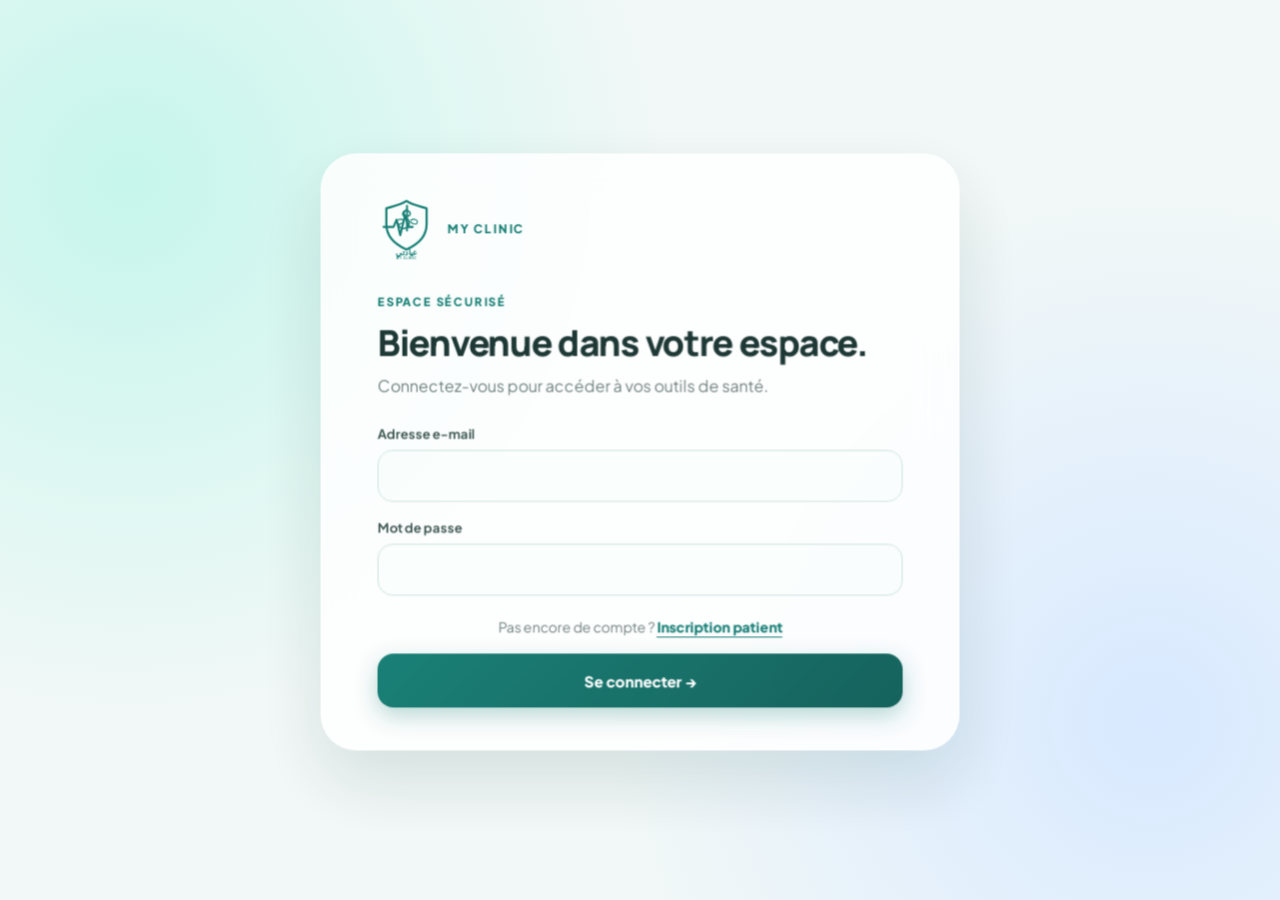
<file: MediAssist-AI-master/frontend/index.html>
<!doctype html>
<html lang="fr"><head><meta charset="UTF-8"><meta name="viewport" content="width=device-width,initial-scale=1"><meta http-equiv="refresh" content="0; url=auth.html"><title>MY CLINIC</title></head><body><p>Redirection vers la connexion…</p></body></html>
</file>
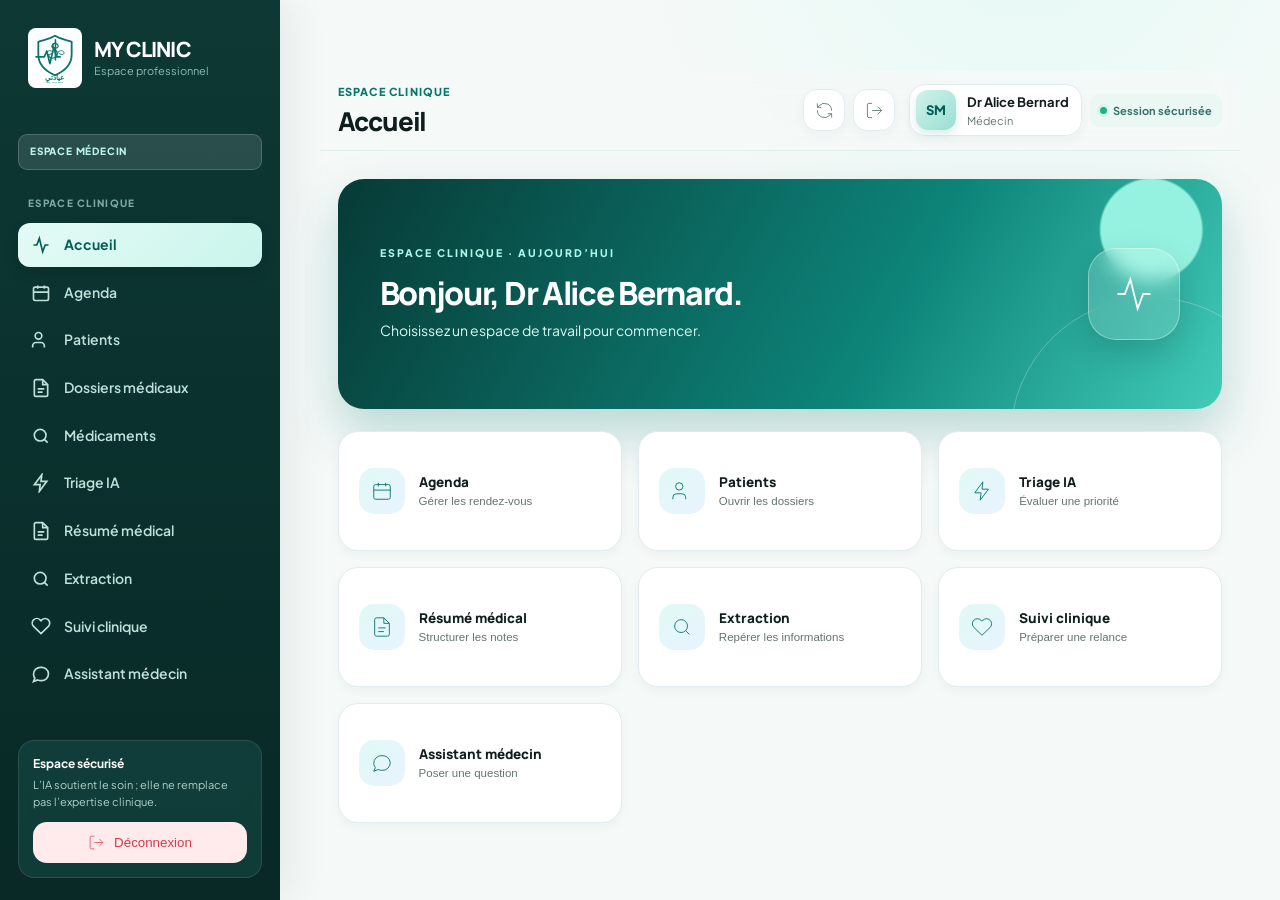
<file: MediAssist-AI-master/frontend/app.html>
<!doctype html>
<html lang="fr">
<head>
  <meta charset="UTF-8">
  <meta name="viewport" content="width=device-width,initial-scale=1">
  <meta name="theme-color" content="#0f766e">
  <title>MY CLINIC — Espace de soins</title>
  <link rel="stylesheet" href="styles.css">
</head>
<body>
  <div id="app"></div>
  <script src="app.js?v=20260912-4"></script>
  <script src="summary-enhancements.js"></script>
  <script src="patient-portal.js"></script>
  <script src="assistant-experience.js?v=1"></script>
  <script src="medication-search.js?v=1"></script>
  <script src="medical-records.js?v=1"></script>
  <script src="doctor-agenda.js?v=1"></script>
</body>
</html>
</file>
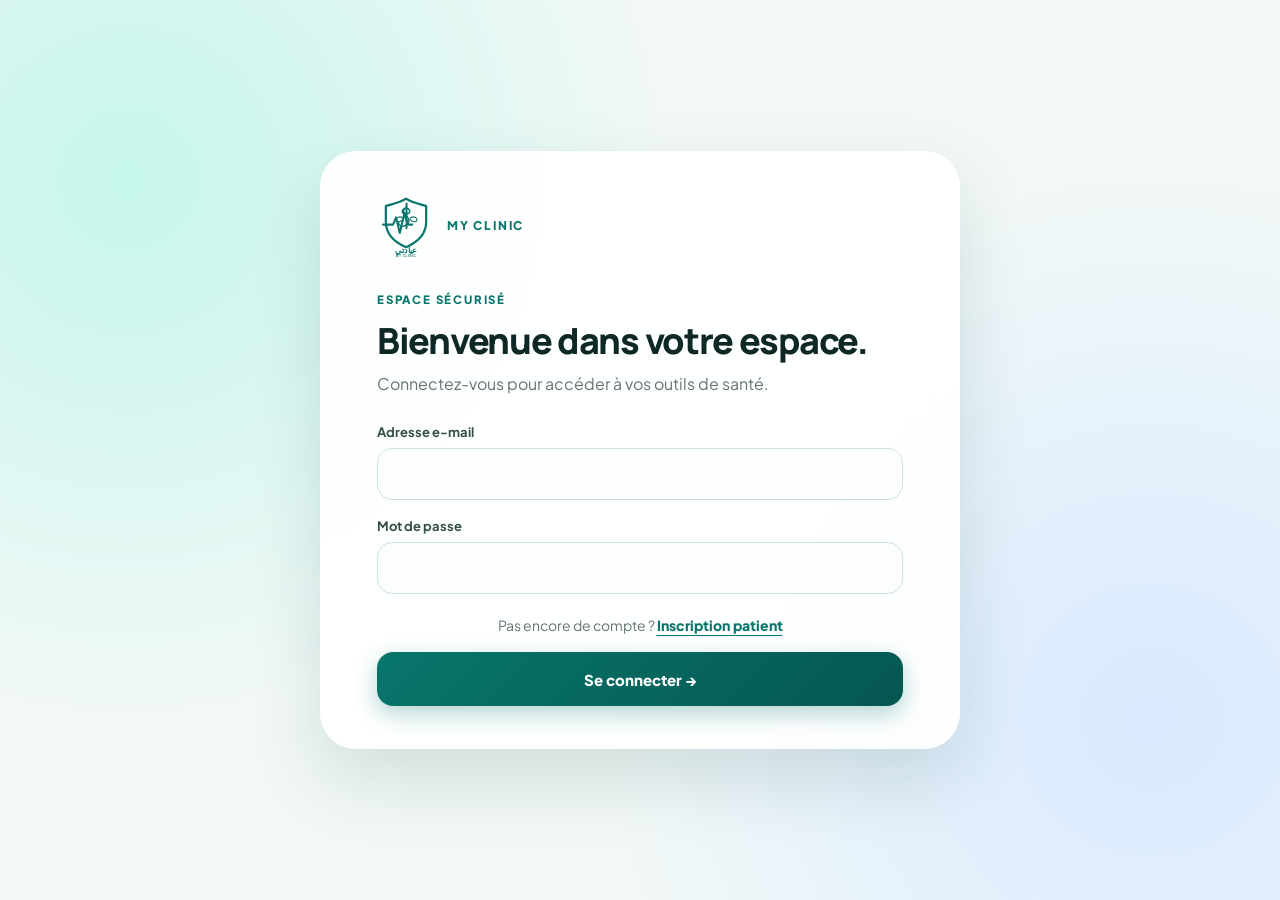
<file: MediAssist-AI-master/frontend/auth.html>
<!doctype html>
<html lang="fr">
<head>
  <meta charset="utf-8">
  <meta name="viewport" content="width=device-width,initial-scale=1">
  <title>MY CLINIC — Inscription et connexion</title>
  <style>
    @import url('https://fonts.googleapis.com/css2?family=Plus+Jakarta+Sans:wght@400;500;600;700;800&family=Manrope:wght@700;800&display=swap');
    *{box-sizing:border-box}
    body{margin:0;min-height:100vh;display:grid;place-items:center;padding:24px;background:radial-gradient(circle at 10% 20%,#c6f6ec 0%,transparent 40%),radial-gradient(circle at 90% 80%,#d8e9ff 0%,transparent 40%),#f2f8f7;color:#0d2825;font-family:'Plus Jakarta Sans',sans-serif}
    .auth-card{width:min(640px,100%);padding:42px 56px;border:1px solid rgba(255,255,255,0.8);border-radius:36px;background:rgba(255,255,255,0.92);backdrop-filter:blur(20px);box-shadow:0 30px 70px rgba(12,68,61,0.14);animation:authRise 0.55s cubic-bezier(0.16,1,0.3,1) both}
    @keyframes authRise{from{opacity:0;transform:translateY(24px) scale(0.98)}to{opacity:1;transform:translateY(0) scale(1)}}
    .brand{display:flex;align-items:center;gap:12px;color:#08766c;font-size:12px;letter-spacing:1.8px;font-weight:800}
    .brand-mark{width:58px;height:64px;object-fit:contain;transition:transform 0.3s ease}
    .brand-mark:hover{transform:scale(1.06)}
    .eyebrow{display:block;margin-top:34px;color:#08766c;font-size:11.5px;letter-spacing:1.8px;font-weight:800}
    .auth-card h1{font:800 36px/1.2 Manrope;margin:12px 0 10px;letter-spacing:-1.3px}
    .auth-card>p{font-size:16px;color:#647573;margin:0 0 28px;line-height:1.5}
    .form{display:grid;gap:18px}
    .field label{display:block;font-weight:700;margin-bottom:8px;font-size:13px;color:#354d49}
    .field input,.field select{width:100%;height:52px;padding:13px 16px;border:1px solid #cce2de;border-radius:15px;background:#fbfefd;font:15px inherit;outline:none;transition:all 0.25s ease}
    .field input:focus,.field select:focus{border-color:#08766c;box-shadow:0 0 0 4px rgba(8,118,108,0.15);background:#ffffff}
    .submit{height:54px;border:0;border-radius:16px;background:linear-gradient(135deg,#08766c 0%,#055750 100%);color:#fff;font:800 15px 'Plus Jakarta Sans';cursor:pointer;box-shadow:0 8px 22px rgba(8,118,108,0.3);transition:all 0.28s ease}
    .submit:hover{transform:translateY(-2px);box-shadow:0 12px 28px rgba(8,118,108,0.4);background:linear-gradient(135deg,#0a877c 0%,#06675e 100%)}
    .submit:active{transform:translateY(0)}
    .account-switch{margin:4px 0 0;text-align:center;color:#647573;font-size:14px}
    .account-switch button{padding:0;border:0;background:transparent;color:#08766c;font:800 14px 'Plus Jakarta Sans';cursor:pointer;text-decoration:underline;text-underline-offset:4px;transition:color 0.2s ease}
    .account-switch button:hover{color:#05524b}
    .register-grid{display:grid;grid-template-columns:1fr 1fr;gap:14px}
    .register-grid .wide{grid-column:1/-1}
    .consent{display:flex;gap:10px;align-items:flex-start;color:#4f6763;font-size:12px;line-height:1.45}
    .consent input{margin-top:3px;accent-color:#08766c}
    .notice{margin-top:16px;padding:14px 16px;border-radius:14px;background:#e1f7f3;color:#0b685c;font-size:13.5px;box-shadow:0 4px 14px rgba(11,104,92,0.08);animation:authRise 0.3s ease}
    .notice.error{background:#fff0f1;color:#a42b3e}
    .hidden{display:none}
    @media(max-width:560px){.auth-card{padding:32px 24px;border-radius:28px}.auth-card h1{font-size:29px}.register-grid{grid-template-columns:1fr}.register-grid .wide{grid-column:auto}}
  </style>
</head>
<body>
  <main class="auth-card">
    <div class="brand"><img class="brand-mark" src="assets/my-clinic-logo.svg" alt="Logo MY CLINIC"> MY CLINIC</div>
    <span class="eyebrow" id="mode-label">ESPACE SÉCURISÉ</span>
    <h1 id="title">Bienvenue dans votre espace.</h1>
    <p id="subtitle">Connectez-vous pour accéder à vos outils de santé.</p>
    <form class="form" id="auth-form">
      <div class="register-only hidden register-grid">
        <div class="field"><label for="firstName">Prénom</label><input id="firstName" name="firstName" autocomplete="given-name"></div>
        <div class="field"><label for="lastName">Nom</label><input id="lastName" name="lastName" autocomplete="family-name"></div>
        <div class="field"><label for="birthDate">Date de naissance</label><input id="birthDate" name="birthDate" type="date"></div>
        <div class="field"><label for="gender">Sexe</label><select id="gender" name="gender"><option value="">Sélectionner</option><option value="FEMALE">Femme</option><option value="MALE">Homme</option></select></div>
        <div class="field"><label for="phone">Téléphone</label><input id="phone" name="phone" type="tel" autocomplete="tel"></div>
        <div class="field"><label for="emergencyContact">Contact d’urgence</label><input id="emergencyContact" name="emergencyContact" placeholder="Nom et téléphone"></div>
        <div class="field wide"><label for="address">Adresse</label><input id="address" name="address" autocomplete="street-address"></div>
        <label class="consent wide"><input id="consent" name="consent" type="checkbox"> <span>J’accepte la création de mon dossier patient et le traitement de ces données pour mon suivi de soins.</span></label>
      </div>
      <div class="field"><label for="email">Adresse e-mail</label><input id="email" name="email" type="email" autocomplete="email" required></div>
      <div class="field"><label for="password">Mot de passe</label><input id="password" name="password" type="password" minlength="8" autocomplete="current-password" required></div>
      <p class="account-switch" id="account-switch">Pas encore de compte ? <button type="button" id="switch-button">Inscription patient</button></p>
      <button class="submit" id="submit" type="submit">Se connecter →</button>
    </form>
    <div id="result" aria-live="polite"></div>
  </main>
  <script src="auth.js"></script>
</body>
</html>
</file>
<file: MediAssist-AI-master/frontend/styles.css>
@import url('https://fonts.googleapis.com/css2?family=Plus+Jakarta+Sans:wght@400;500;600;700;800&family=Manrope:wght@600;700;800&display=swap');

:root {
  --ink: #0f1e1c;
  --muted: #647472;
  --paper: #ffffff;
  --canvas: #f2f7f6;
  --line: #e1ebf0;
  --teal: #08766c;
  --teal-dark: #055049;
  --teal-light: #44cbbd;
  --mint: #e2f8f4;
  --blue: #ebf3ff;
  --coral: #fff1ef;
  --amber: #fff7e5;
  --danger: #d93848;
  --shadow-sm: 0 4px 12px rgba(12, 45, 42, 0.04);
  --shadow-md: 0 10px 28px rgba(12, 45, 42, 0.07);
  --shadow-lg: 0 20px 48px rgba(10, 52, 48, 0.12);
  --radius: 20px;
  --radius-sm: 12px;
  --transition: all 0.28s cubic-bezier(0.16, 1, 0.3, 1);
}

* {
  box-sizing: border-box;
  scroll-behavior: smooth;
}

::-webkit-scrollbar {
  width: 7px;
  height: 7px;
}
::-webkit-scrollbar-track {
  background: transparent;
}
::-webkit-scrollbar-thumb {
  background: #c2ded9;
  border-radius: 10px;
}
::-webkit-scrollbar-thumb:hover {
  background: #08766c;
}

body {
  margin: 0;
  background: var(--canvas);
  color: var(--ink);
  font: 14px/1.55 'Plus Jakarta Sans', 'DM Sans', sans-serif;
  -webkit-font-smoothing: antialiased;
}

.app {
  min-height: 100vh;
  display: grid;
  grid-template-columns: 280px 1fr;
}

.sidebar {
  background: linear-gradient(180deg, #0d3834 0%, #082926 100%);
  color: #d1e7e3;
  padding: 28px 18px 22px;
  display: flex;
  flex-direction: column;
  position: sticky;
  top: 0;
  height: 100vh;
  box-shadow: 4px 0 24px rgba(0, 0, 0, 0.06);
  z-index: 10;
}

.brand {
  display: flex;
  align-items: center;
  gap: 12px;
  padding: 0 10px 28px;
  color: #fff;
}

.brand-mark {
  width: 42px;
  height: 42px;
  background: linear-gradient(135deg, #64edd9 0%, #20b8a4 100%);
  border-radius: 14px;
  color: #043632;
  display: grid;
  place-items: center;
  box-shadow: 0 6px 16px rgba(32, 184, 164, 0.35);
  transition: var(--transition);
}
.brand-mark:hover {
  transform: rotate(6deg) scale(1.05);
}

.brand-logo {
  width: 54px;
  height: 60px;
  flex: 0 0 auto;
  object-fit: contain;
  background: #fff;
  border-radius: 8px;
  padding: 3px;
}

.brand h1 {
  font: 800 21px/1.2 Manrope;
  margin: 0;
  letter-spacing: -0.8px;
}
.brand small {
  font-size: 11px;
  color: #8bbcb3;
  display: block;
}

.workspace {
  font-size: 10px;
  letter-spacing: 1.5px;
  font-weight: 800;
  color: #79a69f;
  margin: 0 10px 10px;
  text-transform: uppercase;
}

.role-switch {
  display: grid;
  grid-template-columns: 1fr 1fr;
  gap: 4px;
  background: rgba(25, 81, 76, 0.7);
  padding: 5px;
  border-radius: 14px;
  margin: 0 4px 28px;
  backdrop-filter: blur(8px);
  border: 1px solid rgba(255, 255, 255, 0.08);
}
.role-switch button {
  border: 0;
  background: transparent;
  color: #9cbdb6;
  padding: 9px 6px;
  border-radius: 10px;
  font: 700 12px inherit;
  cursor: pointer;
  transition: var(--transition);
}
.role-switch button.active {
  background: #ffffff;
  color: #0b5e54;
  box-shadow: 0 4px 12px rgba(0, 0, 0, 0.12);
}

.nav {
  display: grid;
  gap: 4px;
}
.nav-label {
  font-size: 10px;
  letter-spacing: 1.3px;
  font-weight: 800;
  color: #7ba8a1;
  margin: 18px 10px 8px;
  text-transform: uppercase;
}
.nav-link {
  display: flex;
  align-items: center;
  gap: 13px;
  color: #bfe0d9;
  text-decoration: none;
  padding: 11px 13px;
  border-radius: 12px;
  font-weight: 600;
  transition: var(--transition);
  position: relative;
}
.nav-link:hover {
  background: rgba(255, 255, 255, 0.08);
  color: #ffffff;
  transform: translateX(4px);
}
.nav-link.active {
  background: linear-gradient(135deg, #e4faf5 0%, #c9f5ec 100%);
  color: #065e55;
  font-weight: 700;
  box-shadow: 0 6px 16px rgba(0, 0, 0, 0.08);
}
.nav-link svg {
  width: 20px;
  height: 20px;
  stroke-width: 2;
  transition: var(--transition);
}
.nav-link:hover svg {
  transform: scale(1.1);
}

.nav-footer {
  margin-top: auto;
  background: rgba(23, 74, 69, 0.6);
  border: 1px solid rgba(255, 255, 255, 0.1);
  border-radius: 16px;
  padding: 14px;
  color: #b0cfca;
  font-size: 11px;
  line-height: 1.5;
  backdrop-filter: blur(6px);
}
.nav-footer strong {
  color: #fff;
  display: block;
  font-size: 12px;
  margin-bottom: 4px;
}

.content {
  padding: 32px clamp(24px, 4.5vw, 68px);
  max-width: 1600px;
  width: 100%;
  margin: auto;
}

.topbar {
  display: flex;
  align-items: center;
  justify-content: space-between;
  margin-bottom: 30px;
}
.breadcrumb {
  color: var(--teal);
  font-size: 11px;
  letter-spacing: 1.2px;
  font-weight: 800;
  text-transform: uppercase;
  margin-bottom: 6px;
}
.topbar h2 {
  font: 800 30px/1.2 Manrope;
  margin: 0;
  letter-spacing: -1.2px;
}
.top-actions {
  display: flex;
  align-items: center;
  gap: 12px;
}

.icon-button {
  width: 42px;
  height: 42px;
  display: grid;
  place-items: center;
  border: 1px solid var(--line);
  border-radius: 14px;
  background: var(--paper);
  color: #4f6864;
  cursor: pointer;
  transition: var(--transition);
  box-shadow: var(--shadow-sm);
}
.icon-button:hover {
  background: #f0faf8;
  border-color: #a4ded5;
  color: var(--teal);
  transform: translateY(-2px);
  box-shadow: var(--shadow-md);
}
.icon-button svg {
  width: 19px;
  height: 19px;
}

.profile {
  display: flex;
  align-items: center;
  gap: 11px;
  margin-left: 6px;
  padding: 5px 12px 5px 6px;
  background: var(--paper);
  border: 1px solid var(--line);
  border-radius: 16px;
  box-shadow: var(--shadow-sm);
}
.avatar {
  display: grid;
  place-items: center;
  width: 40px;
  height: 40px;
  border-radius: 12px;
  background: linear-gradient(135deg, #d1f2eb 0%, #99ded2 100%);
  color: #055e54;
  font-size: 13px;
  font-weight: 800;
  box-shadow: 0 4px 10px rgba(8, 118, 108, 0.15);
}
.profile b, .profile span {
  display: block;
}
.profile b {
  font-size: 13px;
}
.profile span {
  font-size: 11px;
  color: var(--muted);
}

.page-intro {
  display: flex;
  justify-content: space-between;
  align-items: flex-end;
  margin-bottom: 24px;
}
.page-intro h3 {
  font: 800 24px/1.2 Manrope;
  letter-spacing: -0.8px;
  margin: 0 0 6px;
}
.page-intro p {
  color: var(--muted);
  margin: 0;
  font-size: 14px;
}

.button {
  border: 0;
  border-radius: 14px;
  padding: 12px 18px;
  background: linear-gradient(135deg, #08766c 0%, #055a52 100%);
  color: #fff;
  font: 700 13.5px inherit;
  cursor: pointer;
  display: inline-flex;
  align-items: center;
  gap: 9px;
  transition: var(--transition);
  box-shadow: 0 6px 18px rgba(8, 118, 108, 0.25);
  position: relative;
  overflow: hidden;
}
.button:hover {
  transform: translateY(-2px);
  box-shadow: 0 10px 24px rgba(8, 118, 108, 0.35);
  background: linear-gradient(135deg, #0a897e 0%, #06695f 100%);
}
.button:active {
  transform: translateY(0);
}
.button svg {
  width: 17px;
  height: 17px;
}
.button.soft {
  background: var(--mint);
  color: #08766c;
  box-shadow: none;
}
.button.soft:hover {
  background: #cbf5ed;
  color: var(--teal-dark);
}
.button.white {
  background: #fff;
  color: var(--teal);
  border: 1px solid #c8eae4;
  box-shadow: var(--shadow-sm);
}
.button.white:hover {
  background: #f4fcfa;
  border-color: #8ed8cc;
}
.button.danger {
  background: #ffebeb;
  color: var(--danger);
  box-shadow: none;
}

.stats {
  display: grid;
  grid-template-columns: repeat(4, 1fr);
  gap: 18px;
  margin-bottom: 24px;
}
.stat, .card {
  background: var(--paper);
  border: 1px solid var(--line);
  border-radius: var(--radius);
  box-shadow: var(--shadow-sm);
  transition: var(--transition);
}
.stat:hover, .card:hover {
  box-shadow: var(--shadow-md);
}
.stat {
  padding: 20px;
  display: flex;
  gap: 15px;
  align-items: flex-start;
}
.stat-icon {
  width: 46px;
  height: 46px;
  display: grid;
  place-items: center;
  border-radius: 14px;
  background: var(--mint);
  color: var(--teal);
  box-shadow: 0 4px 12px rgba(8, 118, 108, 0.12);
}
.stat-icon.blue {
  background: var(--blue);
  color: #3b74b8;
}
.stat-icon.amber {
  background: var(--amber);
  color: #b88015;
}
.stat-icon.coral {
  background: var(--coral);
  color: #d15d48;
}
.stat-icon svg {
  width: 22px;
  height: 22px;
}
.stat label {
  color: var(--muted);
  font-size: 12px;
  font-weight: 600;
}
.stat strong {
  display: block;
  font: 800 26px/1.1 Manrope;
  letter-spacing: -1px;
  margin: 4px 0 2px;
}
.stat small {
  font-size: 11px;
  color: #1f8a79;
  font-weight: 600;
}

.grid {
  display: grid;
  grid-template-columns: 1.15fr 0.85fr;
  gap: 22px;
}
.card {
  padding: 22px;
}
.card-head {
  display: flex;
  justify-content: space-between;
  align-items: center;
  margin-bottom: 18px;
}
.card-head h4 {
  font: 800 17px/1.2 Manrope;
  margin: 0;
  letter-spacing: -0.4px;
}
.card-head a {
  color: var(--teal);
  font-size: 12px;
  font-weight: 700;
  cursor: pointer;
  text-decoration: none;
  transition: var(--transition);
}
.card-head a:hover {
  color: var(--teal-dark);
  text-decoration: underline;
}

.patient-row, .appointment-row {
  display: flex;
  gap: 13px;
  align-items: center;
  padding: 14px 0;
  border-top: 1px solid #eef4f3;
  transition: var(--transition);
}
.patient-row:first-of-type, .appointment-row:first-of-type {
  border-top: 0;
}
.patient-row:hover, .appointment-row:hover {
  background: #f7fcfa;
  border-radius: 10px;
  padding-left: 8px;
  padding-right: 8px;
}
.person-avatar {
  width: 40px;
  height: 40px;
  border-radius: 13px;
  display: grid;
  place-items: center;
  background: linear-gradient(135deg, #e8f7f4 0%, #c9efe7 100%);
  color: #1a7a6f;
  font-weight: 800;
  font-size: 13px;
}
.row-main {
  flex: 1;
  min-width: 0;
}
.row-main b {
  display: block;
  font-size: 13.5px;
}
.row-main span {
  display: block;
  color: var(--muted);
  font-size: 12px;
  margin-top: 3px;
  white-space: nowrap;
  overflow: hidden;
  text-overflow: ellipsis;
}
.tag {
  font-size: 10.5px;
  border-radius: 20px;
  padding: 5px 10px;
  font-weight: 700;
  text-transform: uppercase;
  letter-spacing: 0.5px;
}
.tag.high, .tag.critical {
  color: #b83042;
  background: #ffeded;
}
.tag.medium {
  color: #a86b0a;
  background: #fff5e0;
}
.tag.low, .tag.success {
  color: #117866;
  background: #e2f7f1;
}

.schedule-time {
  font: 800 13px Manrope;
  color: var(--teal);
  min-width: 42px;
}

.quick-actions {
  display: grid;
  grid-template-columns: repeat(2, 1fr);
  gap: 12px;
}
.quick-action {
  border: 1px solid var(--line);
  background: #ffffff;
  border-radius: 15px;
  padding: 15px;
  text-align: left;
  cursor: pointer;
  color: var(--ink);
  transition: var(--transition);
  box-shadow: var(--shadow-sm);
}
.quick-action:hover {
  border-color: #8ed5c9;
  background: #f4fcfa;
  transform: translateY(-3px);
  box-shadow: var(--shadow-md);
}
.quick-action svg {
  width: 20px;
  height: 20px;
  color: var(--teal);
}
.quick-action b {
  display: block;
  font-size: 13px;
  margin-top: 10px;
}
.quick-action span {
  display: block;
  color: var(--muted);
  font-size: 11px;
  margin-top: 3px;
}

.toolbar {
  display: flex;
  gap: 12px;
  margin-bottom: 20px;
}
.search {
  flex: 1;
  max-width: 420px;
  position: relative;
}
.search svg {
  position: absolute;
  width: 18px;
  left: 14px;
  top: 13px;
  color: #819894;
}
.search input, input, textarea, select {
  width: 100%;
  border: 1px solid #d5e5e2;
  border-radius: 13px;
  padding: 12px 15px;
  background: #ffffff;
  color: var(--ink);
  font: 14px/1.5 inherit;
  outline: none;
  transition: var(--transition);
}
.search input {
  padding-left: 42px;
}
.search input:focus, input:focus, textarea:focus, select:focus {
  border-color: var(--teal);
  box-shadow: 0 0 0 4px rgba(8, 118, 108, 0.14);
}

.table-card {
  padding: 0;
  overflow: hidden;
}
.table {
  width: 100%;
  border-collapse: collapse;
}
.table th {
  text-align: left;
  background: #f6faf9;
  color: #6e8783;
  font-size: 10.5px;
  letter-spacing: 1.1px;
  text-transform: uppercase;
  padding: 14px 20px;
  font-weight: 800;
}
.table td {
  padding: 15px 20px;
  border-top: 1px solid #eef4f3;
  font-size: 13.5px;
}
.patient-name {
  display: flex;
  align-items: center;
  gap: 12px;
}
.patient-name .person-avatar {
  width: 35px;
  height: 35px;
  border-radius: 11px;
}
.muted {
  color: var(--muted);
}

.split {
  display: grid;
  grid-template-columns: 1fr 0.8fr;
  gap: 22px;
}
.form-group {
  margin-bottom: 16px;
}
.form-group label {
  display: block;
  font-size: 12px;
  font-weight: 700;
  margin: 0 0 7px;
  color: #3b5450;
}
.form-grid {
  display: grid;
  grid-template-columns: 1fr 1fr;
  gap: 0 14px;
}
.form-grid .wide {
  grid-column: 1 / -1;
}
textarea {
  resize: vertical;
  min-height: 130px;
  line-height: 1.5;
}

.notice {
  padding: 14px 16px;
  border-radius: 13px;
  margin-top: 15px;
  white-space: pre-line;
  font-size: 13.5px;
  background: #ebf9f6;
  color: #0d685c;
  border: 1px solid #cbf0e8;
  box-shadow: var(--shadow-sm);
  animation: fadeIn 0.3s ease;
}
.notice.high, .notice.critical {
  background: #fff0f1;
  color: #a42c3e;
  border-color: #fcd5d9;
}
.notice.medium {
  background: #fff8e8;
  color: #966710;
  border-color: #f7e6c0;
}

.triage-hero {
  background: linear-gradient(135deg, #076e65 0%, #0c9185 60%, #15bcae 100%);
  padding: 28px 32px;
  border-radius: var(--radius);
  color: #fff;
  margin-bottom: 24px;
  position: relative;
  overflow: hidden;
  box-shadow: 0 16px 36px rgba(8, 118, 108, 0.22);
}
.triage-hero:after {
  content: '';
  position: absolute;
  width: 220px;
  height: 220px;
  border: 40px solid rgba(255, 255, 255, 0.12);
  border-radius: 50%;
  right: -60px;
  top: -90px;
}
.triage-hero h3 {
  font: 800 25px/1.2 Manrope;
  margin: 0 0 8px;
  letter-spacing: -0.6px;
}
.triage-hero p {
  max-width: 620px;
  margin: 0;
  color: #d6f7f2;
  line-height: 1.55;
}

.chat {
  height: 440px;
  overflow: auto;
  background: linear-gradient(180deg, #f7fbf9 0%, #f1f8f6 100%);
  border-radius: 16px;
  padding: 20px;
  border: 1px solid #e1eeeb;
  display: flex;
  flex-direction: column;
  gap: 12px;
}
.message {
  max-width: 80%;
  width: max-content;
  padding: 13px 16px;
  border-radius: 18px 18px 18px 4px;
  background: #ffffff;
  border: 1px solid #e3edea;
  margin-bottom: 4px;
  line-height: 1.5;
  font-size: 13.5px;
  box-shadow: 0 3px 10px rgba(0, 0, 0, 0.03);
  animation: messageSlideIn 0.28s cubic-bezier(0.16, 1, 0.3, 1) both;
}
.message.me {
  margin-left: auto;
  border-radius: 18px 18px 4px 18px;
  background: linear-gradient(135deg, #dcf6f1 0%, #c5f0e7 100%);
  border-color: #b2e6db;
  color: #054f47;
  font-weight: 500;
}
@keyframes messageSlideIn {
  from {
    opacity: 0;
    transform: translateY(10px) scale(0.98);
  }
  to {
    opacity: 1;
    transform: translateY(0) scale(1);
  }
}

.chat-form {
  display: flex;
  gap: 10px;
  margin-top: 14px;
}
.chat-form input {
  flex: 1;
}

/* Assistant conversation */
.chat:has(.assistant-message) {
  background: radial-gradient(circle at 90% 5%, #e1f8f3 0, transparent 24%), linear-gradient(180deg, #f9fcfb, #eff8f6);
  padding: 24px;
}
.message.me { display: grid; gap: 4px; }
.message.me small { color: #39756d; font-size: 10px; text-align: right; }
.assistant-message {
  display: flex;
  align-items: flex-start;
  gap: 11px;
  max-width: min(88%, 720px);
  padding: 15px 17px 13px 12px;
  border-color: #d7ebe6;
  box-shadow: 0 8px 24px rgba(9, 94, 82, .07);
}
.assistant-avatar {
  align-items: center;
  background: linear-gradient(145deg, #0d8275, #054f47);
  border-radius: 11px;
  color: #d7fff7;
  display: inline-flex;
  flex: 0 0 30px;
  font-size: 15px;
  font-weight: 800;
  height: 30px;
  justify-content: center;
  margin-top: 1px;
}
.assistant-message > div:last-child { min-width: 0; }
.assistant-message b { color: #075d54; display: block; font-size: 11px; letter-spacing: .05em; }
.assistant-message p { color: #173632; line-height: 1.7; margin: 9px 0; white-space: normal; }
.assistant-message p strong { color: #075d54; display: inline-block; font: 800 12px/1.35 Manrope, sans-serif; letter-spacing: .01em; margin: 10px 0 3px; }
.assistant-message p strong:first-child { margin-top: 0; }
.assistant-message small { color: #6b817d; display: block; font-size: 10px; }
.typing-dots { display: inline-flex; gap: 4px; margin: 9px 0 5px; }
.typing-dots i { animation: chatTyping 1.05s infinite ease-in-out; background: #24ad9c; border-radius: 50%; display: block; height: 6px; width: 6px; }
.typing-dots i:nth-child(2) { animation-delay: .15s; }
.typing-dots i:nth-child(3) { animation-delay: .3s; }
@keyframes chatTyping { 0%, 60%, 100% { opacity: .3; transform: translateY(0); } 30% { opacity: 1; transform: translateY(-4px); } }
.chat-form .button.is-loading { cursor: wait; opacity: .72; }
.error-message { border-color: #f3c4c9; background: #fff8f8; }
.error-message .assistant-avatar { background: #c53848; }

/* Medication catalogue */
.medication-result { margin-top: 20px; }
.medication-found { align-items: flex-start; background: #edfaf6; border: 1px solid #c6eee4; border-radius: 14px; display: flex; gap: 10px; margin-bottom: 12px; padding: 13px; }
.medication-found > span { align-items: center; background: #0d8275; border-radius: 50%; color: white; display: flex; font-weight: 800; height: 22px; justify-content: center; width: 22px; }
.medication-found b, .medication-found small { display: block; }
.medication-found small { color: var(--muted); font-size: 11px; line-height: 1.45; margin-top: 4px; }
.medication-card { background: #fff; border: 1px solid #dceae7; border-radius: 14px; margin-top: 10px; padding: 15px; }
.medication-card h5 { color: var(--ink); font: 800 15px Manrope, sans-serif; margin: 0 0 12px; }
.medication-card h5 span { color: var(--teal); font-size: 12px; margin-left: 5px; }
.medication-card dl { display: grid; gap: 10px; grid-template-columns: repeat(3, 1fr); margin: 0; }
.medication-card dt { color: var(--muted); font-size: 10px; margin-bottom: 3px; text-transform: uppercase; }
.medication-card dd { color: var(--ink); font-size: 12px; margin: 0; }
@media (max-width: 700px) { .medication-card dl { grid-template-columns: 1fr; } }
.record-history { margin-top: 20px; }
.appointment-confirmation { background:#f4fbf9; border:1px solid #c6eee4; border-radius:14px; display:grid; gap:9px; margin-top:12px; padding:14px; }
.appointment-confirmation input { padding:10px; }
.appointment-confirmation small { color:var(--muted); }
.space-badge { background: rgba(255,255,255,.12); border: 1px solid rgba(255,255,255,.18); border-radius: 9px; color: #bbf5e9; font-size: 10px; font-weight: 800; letter-spacing: .08em; margin: 18px 0 8px; padding: 9px 11px; }

.calendar {
  display: grid;
  grid-template-columns: repeat(5, 1fr);
  gap: 14px;
}
.day {
  border: 1px solid var(--line);
  min-height: 210px;
  border-radius: 16px;
  padding: 15px;
  background: #fff;
  transition: var(--transition);
}
.day.today {
  border-color: #4dc2b2;
  background: #f4fdfb;
  box-shadow: 0 0 0 3px rgba(77, 194, 178, 0.12);
}
.day b {
  display: block;
  font-size: 14px;
}
.day small {
  color: var(--muted);
  font-size: 11px;
}
.event {
  display: block;
  margin-top: 14px;
  background: #e6f7f3;
  color: #0b7569;
  border-radius: 10px;
  padding: 9px;
  font-size: 11.5px;
  font-weight: 600;
  box-shadow: var(--shadow-sm);
}
.event.blue {
  background: #eaf3ff;
  color: #3867a5;
}

.empty {
  padding: 38px 20px;
  text-align: center;
  color: var(--muted);
}
.empty svg {
  width: 36px;
  height: 36px;
  color: #9cbdb6;
  margin-bottom: 8px;
}

.patient-banner {
  background: linear-gradient(120deg, #edfbf7 0%, #e5f1ff 100%);
  padding: 28px 32px;
  border: 1px solid #d4ede7;
  border-radius: var(--radius);
  margin-bottom: 24px;
  box-shadow: var(--shadow-sm);
}
.patient-banner h3 {
  margin: 0 0 6px;
  font: 800 24px/1.2 Manrope;
}
.patient-banner p {
  margin: 0;
  color: var(--muted);
}

.welcome {
  min-height: 230px;
  border-radius: 26px;
  padding: 38px 42px;
  display: flex;
  align-items: center;
  justify-content: space-between;
  overflow: hidden;
  position: relative;
  background: radial-gradient(circle at 92% 22%, #95f2e0 0 6%, transparent 6.3%),
              linear-gradient(120deg, #073a36 0%, #0d8479 62%, #42cbb8 100%);
  color: #fff;
  box-shadow: 0 24px 50px rgba(8, 118, 108, 0.25);
  animation: rise 0.55s ease both;
}
.welcome:after {
  content: "";
  position: absolute;
  width: 280px;
  height: 280px;
  border: 1px solid rgba(255, 255, 255, 0.25);
  border-radius: 50%;
  right: -70px;
  bottom: -170px;
}
.welcome p {
  font-size: 10.5px;
  font-weight: 800;
  letter-spacing: 2px;
  color: #aef5ea;
  margin: 0 0 12px;
}
.welcome h3 {
  font: 800 32px/1.2 Manrope;
  margin: 0 0 8px;
  letter-spacing: -1.3px;
}
.welcome span {
  color: #d8faf4;
}

.welcome-orb {
  width: 92px;
  height: 92px;
  border-radius: 28px;
  background: rgba(255, 255, 255, 0.15);
  border: 1px solid rgba(255, 255, 255, 0.35);
  display: grid;
  place-items: center;
  backdrop-filter: blur(10px);
  z-index: 1;
  animation: float 4s ease-in-out infinite;
  box-shadow: 0 12px 32px rgba(0, 0, 0, 0.15);
}
.welcome-orb svg {
  width: 44px;
  height: 44px;
}

.launch-grid {
  display: grid;
  grid-template-columns: repeat(3, 1fr);
  gap: 16px;
  margin-top: 22px;
}
.launch-card {
  min-height: 120px;
  padding: 20px;
  border: 1px solid var(--line);
  border-radius: 20px;
  background: #fff;
  display: flex;
  align-items: center;
  gap: 14px;
  text-align: left;
  color: var(--ink);
  cursor: pointer;
  box-shadow: var(--shadow-sm);
  transition: var(--transition);
  animation: rise 0.5s ease both;
}
.launch-card:hover {
  transform: translateY(-6px);
  border-color: #84d8cc;
  box-shadow: 0 18px 36px rgba(8, 118, 108, 0.15);
}
.launch-card .launch-icon {
  width: 46px;
  height: 46px;
  border-radius: 15px;
  background: linear-gradient(135deg, #e0faf5 0%, #e9f3ff 100%);
  color: #08766c;
  display: grid;
  place-items: center;
  flex: 0 0 auto;
}
.launch-card .launch-icon svg {
  width: 22px;
  height: 22px;
}
.launch-card b {
  font: 800 13.5px/1.3 Manrope;
  display: block;
}
.launch-card span {
  font-size: 11.5px;
  color: var(--muted);
  margin-top: 4px;
  display: block;
}
.launch-card i {
  margin-left: auto;
  color: #7fa8a2;
  display: grid;
  place-items: center;
  transition: var(--transition);
}
.launch-card:hover i {
  transform: translateX(4px);
  color: var(--teal);
}

.delay-1 { animation-delay: 0.06s; }
.delay-2 { animation-delay: 0.12s; }
.delay-3 { animation-delay: 0.18s; }

@keyframes rise {
  from { opacity: 0; transform: translateY(16px); }
  to { opacity: 1; transform: translateY(0); }
}

@keyframes float {
  0%, 100% { transform: translateY(0) rotate(0deg); }
  50% { transform: translateY(-9px) rotate(3deg); }
}

@keyframes fadeIn {
  from { opacity: 0; }
  to { opacity: 1; }
}

@media(max-width: 1050px) {
  .stats { grid-template-columns: repeat(2, 1fr); }
  .grid, .split { grid-template-columns: 1fr; }
  .calendar { grid-template-columns: repeat(3, 1fr); }
}
@media(max-width: 760px) {
  .app { grid-template-columns: 1fr; }
  .sidebar { height: auto; position: static; padding: 16px; }
  .brand { padding: 0 8px 14px; }
  .role-switch, .nav-footer, .nav-label { display: none; }
  .nav { display: flex; overflow: auto; gap: 6px; }
  .nav-link { white-space: nowrap; padding: 10px; }
  .nav-link span { display: none; }
  .content { padding: 22px 16px; }
  .topbar { margin-bottom: 22px; }
  .topbar h2 { font-size: 24px; }
  .profile { display: none; }
  .stats { grid-template-columns: 1fr 1fr; gap: 12px; }
  .stat { padding: 14px; }
  .stat strong { font-size: 22px; }
  .stat-icon { width: 38px; height: 38px; }
  .page-intro { align-items: flex-start; gap: 12px; }
  .table-card { overflow: auto; }
  .table { min-width: 650px; }
  .calendar { grid-template-columns: 1fr 1fr; }
  .form-grid { grid-template-columns: 1fr; }
  .chat { height: 360px; }
}
</file>
